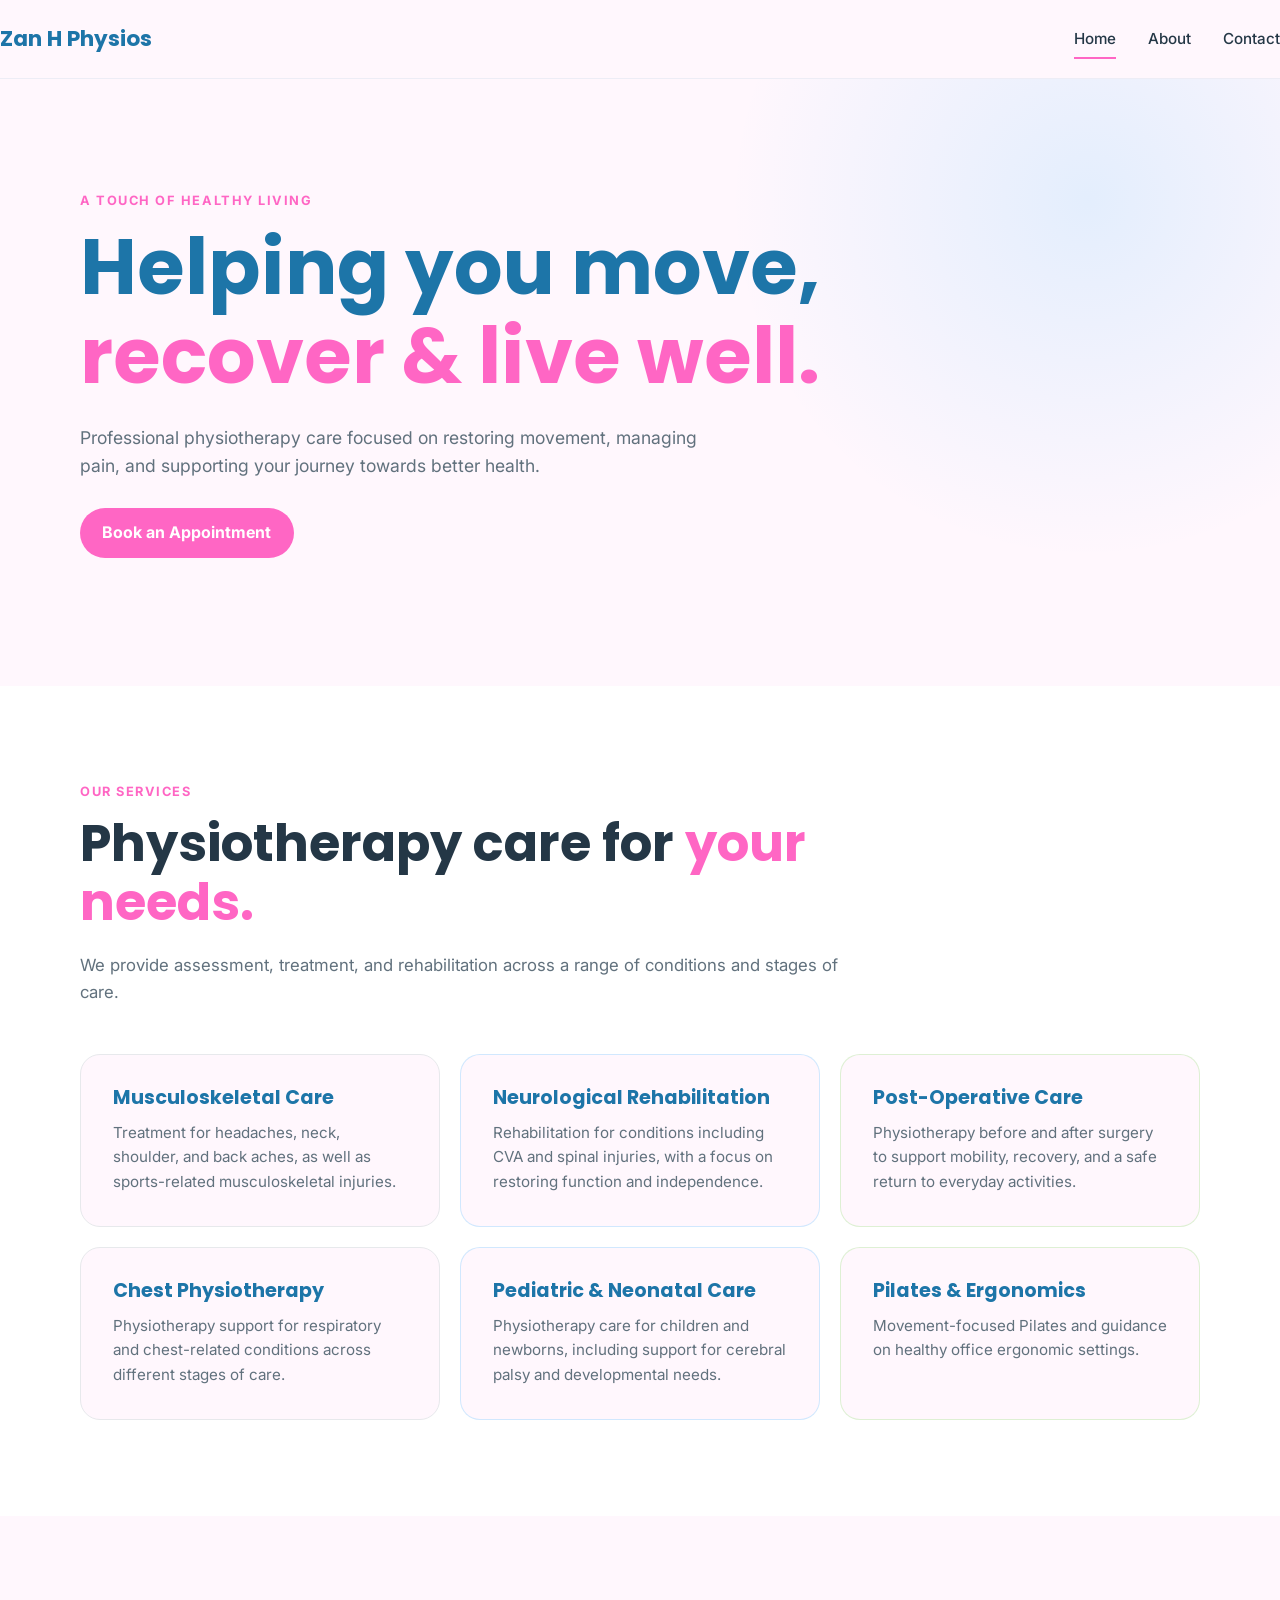
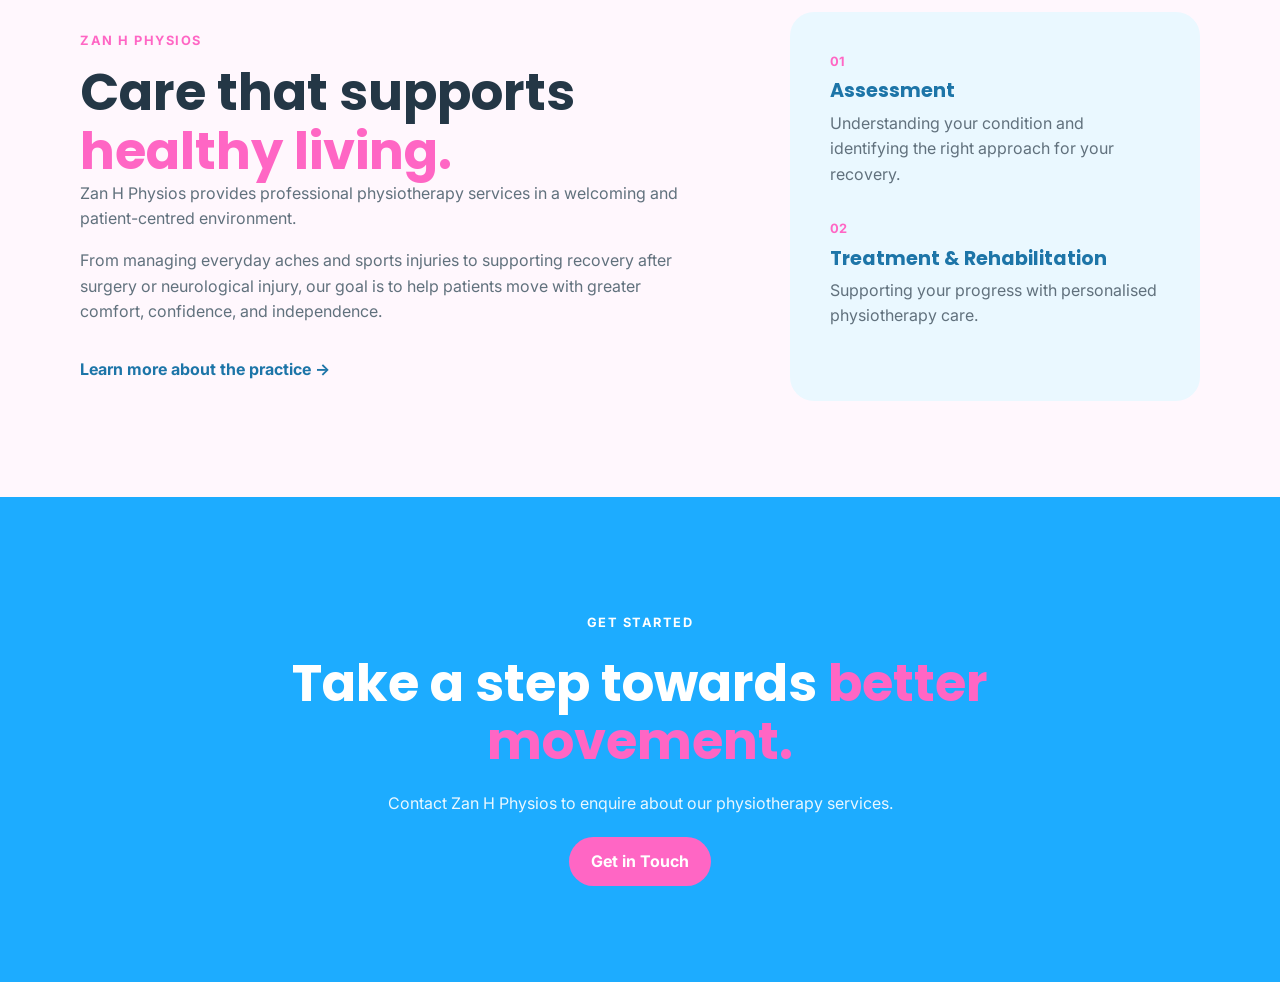
<file: index.html>
<!DOCTYPE html>
<html lang="en">
<head>
    <meta charset="UTF-8">
    <meta name="viewport" content="width=device-width, initial-scale=1.0">
    <title>Zan H Physios | Physiotherapy</title>

    <link rel="stylesheet" href="css/style.css"/>
</head>

<body>

    <header class="site-header">
        <nav class="navbar" aria-label="Main navigation">
            <a class="brand" href="index.html">
                Zan H Physios
            </a>

            <div class="nav-links">
                <a class="nav-link active" href="index.html">Home</a>
                <a class="nav-link" href="about.html">About</a>
                <a class="nav-link" href="contact.html">Contact</a>
            </div>
        </nav>
    </header>

    <main>

        <section id="hero" class="hero">
            <div class="container hero-content">
                <p class="eyebrow">A Touch of Healthy Living</p>

                <h1 class="hero-title">
                    Helping you move,
                    <span>recover &amp; live well.</span>
                </h1>

                <p class="hero-text">
                    Professional physiotherapy care focused on
                    restoring movement, managing pain, and supporting
                    your journey towards better health.
                </p>

                <a class="button button-primary" href="contact.html">
                    Book an Appointment
                </a>
            </div>
        </section>


        <section id="services" class="section services-section">
            <div class="container">

                <div class="section-heading">
                    <p class="eyebrow">Our Services</p>

                    <h2>
                        Physiotherapy care for
                        <span>your needs.</span>
                    </h2>

                    <p>
                        We provide assessment, treatment, and
                        rehabilitation across a range of conditions
                        and stages of care.
                    </p>
                </div>

                <div class="services-grid">

                    <article class="service-card">
                        <h3>Musculoskeletal Care</h3>
                        <p>
                            Treatment for headaches, neck, shoulder,
                            and back aches, as well as sports-related
                            musculoskeletal injuries.
                        </p>
                    </article>

                    <article class="service-card">
                        <h3>Neurological Rehabilitation</h3>
                        <p>
                            Rehabilitation for conditions including
                            CVA and spinal injuries, with a focus on
                            restoring function and independence.
                        </p>
                    </article>

                    <article class="service-card">
                        <h3>Post-Operative Care</h3>
                        <p>
                            Physiotherapy before and after surgery
                            to support mobility, recovery, and a safe
                            return to everyday activities.
                        </p>
                    </article>

                    <article class="service-card">
                        <h3>Chest Physiotherapy</h3>
                        <p>
                            Physiotherapy support for respiratory and
                            chest-related conditions across different
                            stages of care.
                        </p>
                    </article>

                    <article class="service-card">
                        <h3>Pediatric &amp; Neonatal Care</h3>
                        <p>
                            Physiotherapy care for children and
                            newborns, including support for cerebral
                            palsy and developmental needs.
                        </p>
                    </article>

                    <article class="service-card">
                        <h3>Pilates &amp; Ergonomics</h3>
                        <p>
                            Movement-focused Pilates and guidance on
                            healthy office ergonomic settings.
                        </p>
                    </article>

                </div>
            </div>
        </section>


        <section id="practice" class="section practice-section">
            <div class="container practice-content">

                <div class="practice-text">
                    <p class="eyebrow">Zan H Physios</p>

                    <h2>
                        Care that supports
                        <span>healthy living.</span>
                    </h2>

                    <p>
                        Zan H Physios provides professional
                        physiotherapy services in a welcoming and
                        patient-centred environment.
                    </p>

                    <p>
                        From managing everyday aches and sports
                        injuries to supporting recovery after surgery
                        or neurological injury, our goal is to help
                        patients move with greater comfort,
                        confidence, and independence.
                    </p>

                    <a class="text-link" href="about.html">
                        Learn more about the practice →
                    </a>
                </div>

                <div class="practice-highlight">
                    <span class="highlight-number">01</span>

                    <h3>Assessment</h3>

                    <p>
                        Understanding your condition and identifying
                        the right approach for your recovery.
                    </p>

                    <span class="highlight-number">02</span>

                    <h3>Treatment &amp; Rehabilitation</h3>

                    <p>
                        Supporting your progress with personalised
                        physiotherapy care.
                    </p>
                </div>

            </div>
        </section>


        <section id="cta" class="cta-section">
            <div class="container cta-content">

                <p class="eyebrow">Get Started</p>

                <h2>
                    Take a step towards
                    <span>better movement.</span>
                </h2>

                <p>
                    Contact Zan H Physios to enquire about our
                    physiotherapy services.
                </p>

                <a class="button button-primary" href="contact.html">
                    Get in Touch
                </a>

            </div>
        </section>

    </main>

</body>
</html>
</file>
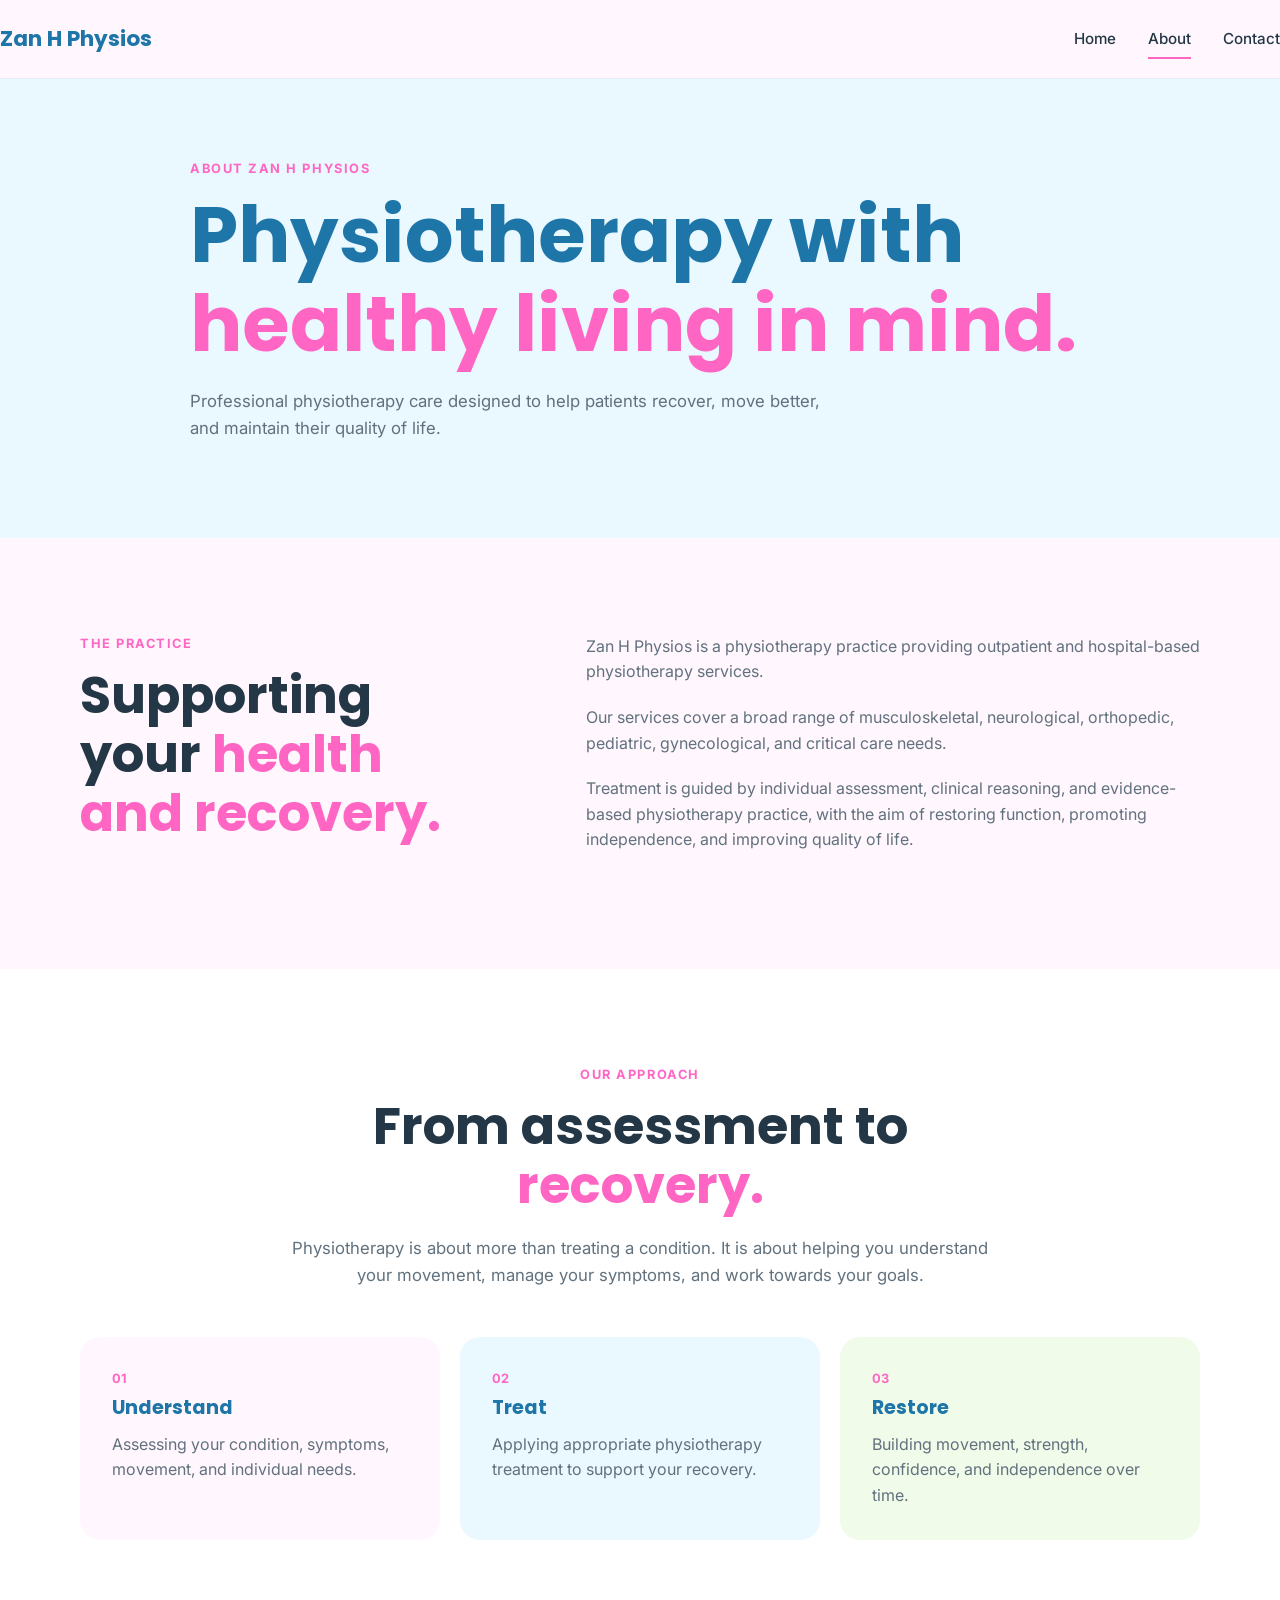
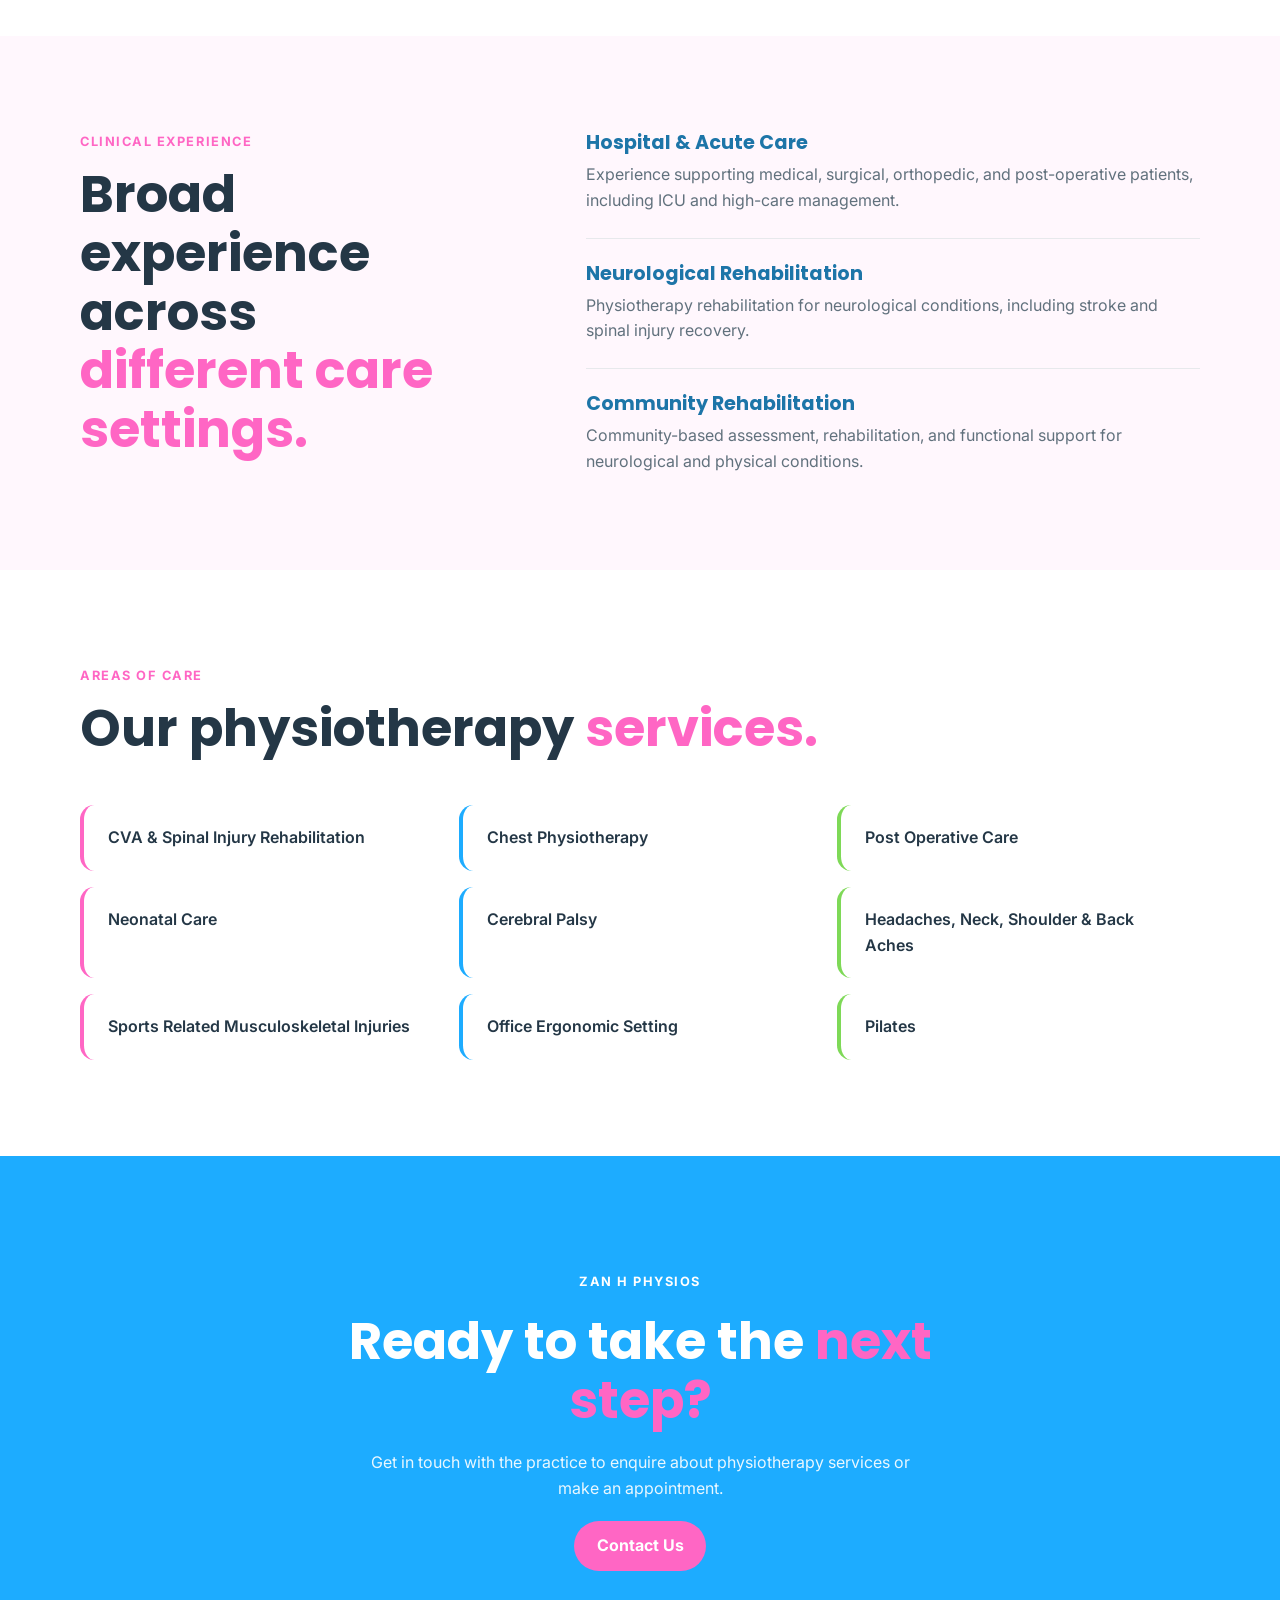
<file: about.html>
<!DOCTYPE html>
<html lang="en">
<head>
    <meta charset="UTF-8">
    <meta name="viewport" content="width=device-width, initial-scale=1.0">
    <title>About | Zan H Physios</title>

    <link rel="stylesheet" href="css/style.css"/>
</head>

<body>

    <header class="site-header">
        <nav class="navbar" aria-label="Main navigation">
            <a class="brand" href="index.html">
                Zan H Physios
            </a>

            <div class="nav-links">
                <a class="nav-link" href="index.html">Home</a>
                <a class="nav-link active" href="about.html">About</a>
                <a class="nav-link" href="contact.html">Contact</a>
            </div>
        </nav>
    </header>

    <main>

        <section class="page-hero">
            <div class="container page-hero-content">

                <p class="eyebrow">About Zan H Physios</p>

                <h1>
                    Physiotherapy with
                    <span>healthy living in mind.</span>
                </h1>

                <p>
                    Professional physiotherapy care designed to help
                    patients recover, move better, and maintain their
                    quality of life.
                </p>

            </div>
        </section>


        <section id="about-practice" class="section">
            <div class="container two-column">

                <div class="section-heading">
                    <p class="eyebrow">The Practice</p>

                    <h2>
                        Supporting your
                        <span>health and recovery.</span>
                    </h2>
                </div>

                <div class="content-text">
                    <p>
                        Zan H Physios is a physiotherapy practice
                        providing outpatient and hospital-based
                        physiotherapy services.
                    </p>

                    <p>
                        Our services cover a broad range of
                        musculoskeletal, neurological, orthopedic,
                        pediatric, gynecological, and critical care
                        needs.
                    </p>

                    <p>
                        Treatment is guided by individual assessment,
                        clinical reasoning, and evidence-based
                        physiotherapy practice, with the aim of
                        restoring function, promoting independence,
                        and improving quality of life.
                    </p>
                </div>

            </div>
        </section>


        <section id="approach" class="section approach-section">
            <div class="container">

                <div class="section-heading centered">
                    <p class="eyebrow">Our Approach</p>

                    <h2>
                        From assessment to
                        <span>recovery.</span>
                    </h2>

                    <p>
                        Physiotherapy is about more than treating a
                        condition. It is about helping you understand
                        your movement, manage your symptoms, and work
                        towards your goals.
                    </p>
                </div>

                <div class="approach-grid">

                    <article class="approach-card">
                        <span class="card-number">01</span>

                        <h3>Understand</h3>

                        <p>
                            Assessing your condition, symptoms,
                            movement, and individual needs.
                        </p>
                    </article>

                    <article class="approach-card">
                        <span class="card-number">02</span>

                        <h3>Treat</h3>

                        <p>
                            Applying appropriate physiotherapy
                            treatment to support your recovery.
                        </p>
                    </article>

                    <article class="approach-card">
                        <span class="card-number">03</span>

                        <h3>Restore</h3>

                        <p>
                            Building movement, strength, confidence,
                            and independence over time.
                        </p>
                    </article>

                </div>

            </div>
        </section>


        <section id="experience" class="section">
            <div class="container experience-content">

                <div>
                    <p class="eyebrow">Clinical Experience</p>

                    <h2>
                        Broad experience across
                        <span>different care settings.</span>
                    </h2>
                </div>

                <div class="experience-list">

                    <article class="experience-item">
                        <h3>Hospital &amp; Acute Care</h3>

                        <p>
                            Experience supporting medical, surgical,
                            orthopedic, and post-operative patients,
                            including ICU and high-care management.
                        </p>
                    </article>

                    <article class="experience-item">
                        <h3>Neurological Rehabilitation</h3>

                        <p>
                            Physiotherapy rehabilitation for
                            neurological conditions, including stroke
                            and spinal injury recovery.
                        </p>
                    </article>

                    <article class="experience-item">
                        <h3>Community Rehabilitation</h3>

                        <p>
                            Community-based assessment,
                            rehabilitation, and functional support
                            for neurological and physical conditions.
                        </p>
                    </article>

                </div>

            </div>
        </section>


        <section id="services-overview" class="section services-section">
            <div class="container">

                <div class="section-heading">
                    <p class="eyebrow">Areas of Care</p>

                    <h2>
                        Our physiotherapy
                        <span>services.</span>
                    </h2>
                </div>

                <ul class="services-list">
                    <li>CVA &amp; Spinal Injury Rehabilitation</li>
                    <li>Chest Physiotherapy</li>
                    <li>Post Operative Care</li>
                    <li>Neonatal Care</li>
                    <li>Cerebral Palsy</li>
                    <li>Headaches, Neck, Shoulder &amp; Back Aches</li>
                    <li>Sports Related Musculoskeletal Injuries</li>
                    <li>Office Ergonomic Setting</li>
                    <li>Pilates</li>
                </ul>

            </div>
        </section>


        <section class="cta-section">
            <div class="container cta-content">

                <p class="eyebrow">Zan H Physios</p>

                <h2>
                    Ready to take the
                    <span>next step?</span>
                </h2>

                <p>
                    Get in touch with the practice to enquire about
                    physiotherapy services or make an appointment.
                </p>

                <a class="button button-primary" href="contact.html">
                    Contact Us
                </a>

            </div>
        </section>

    </main>

</body>
</html>
</file>
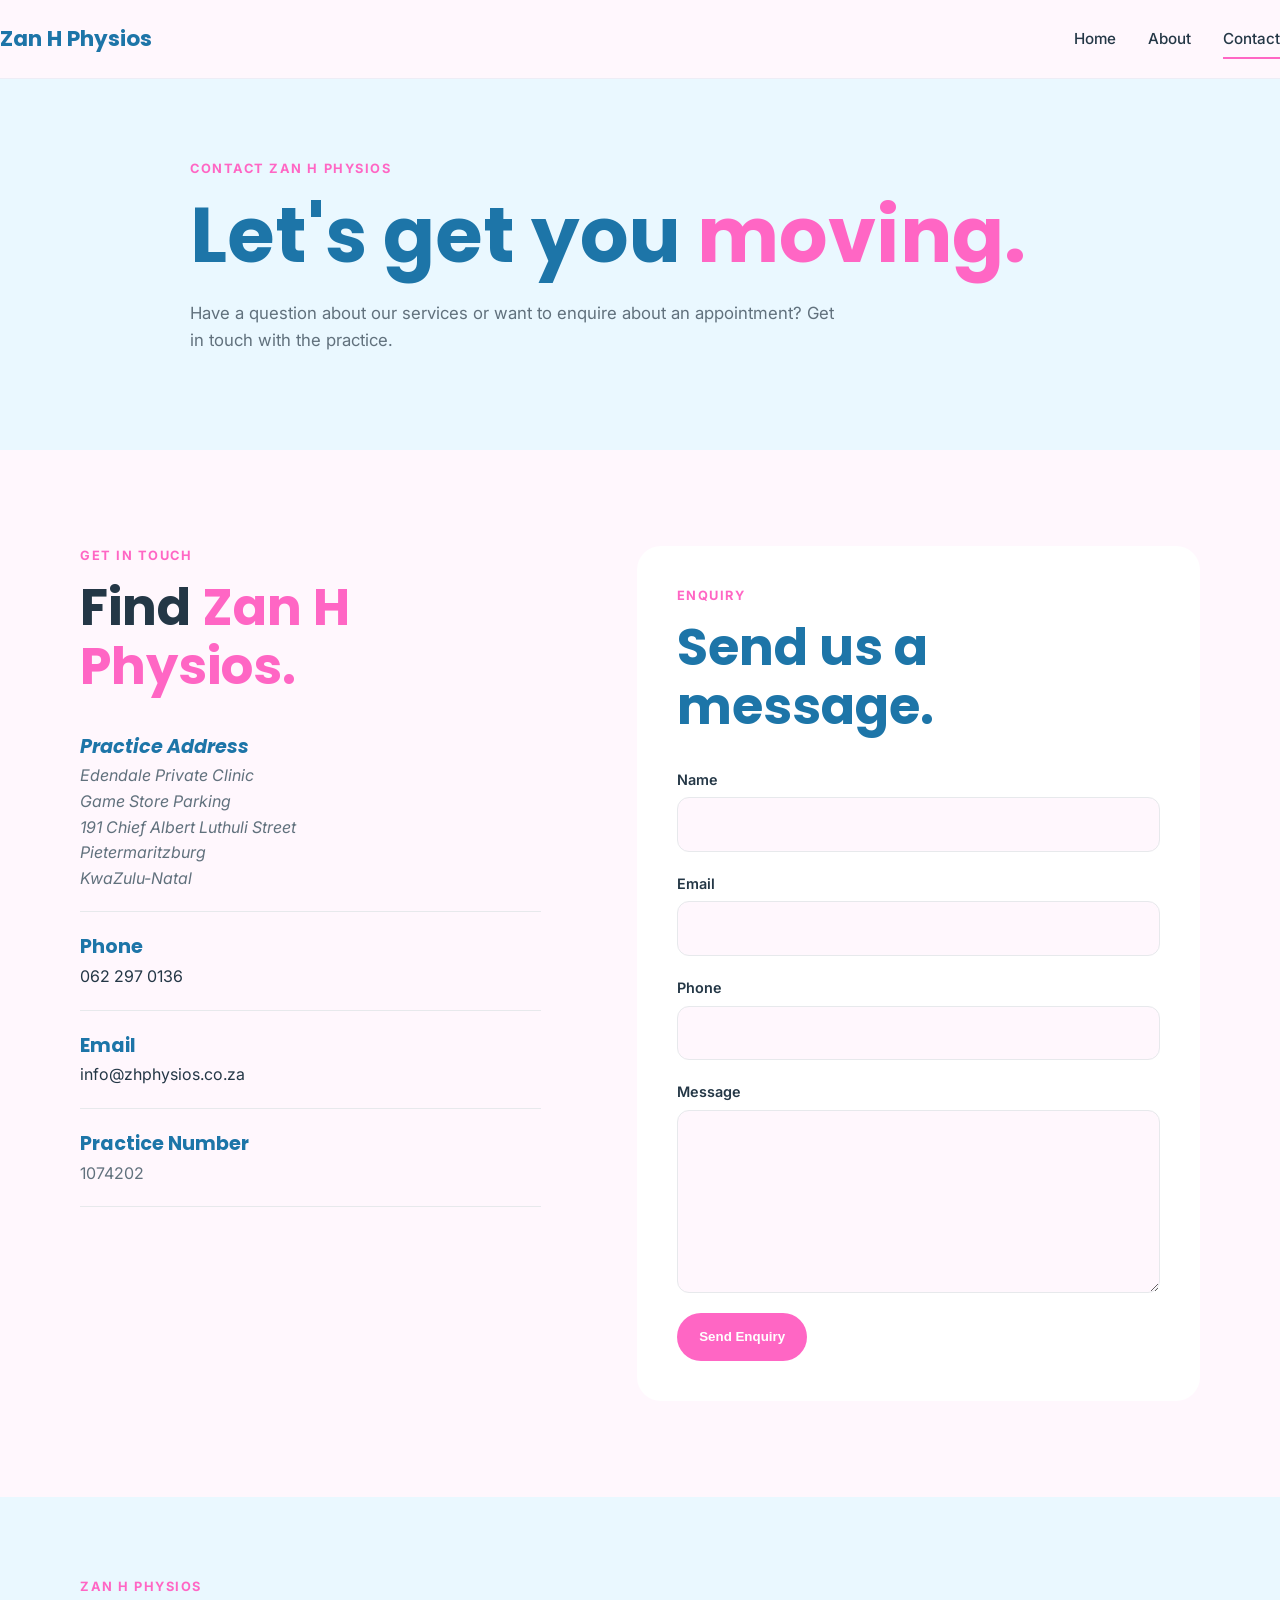
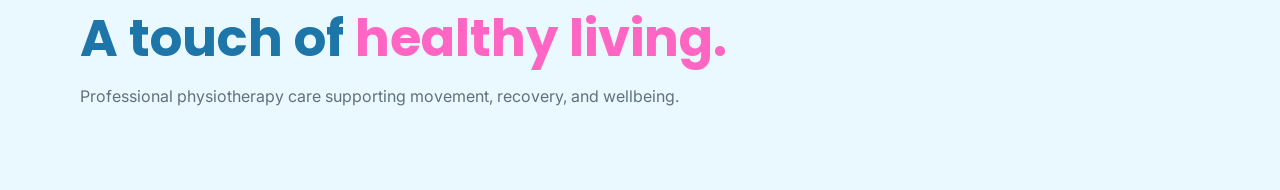
<file: contact.html>
<!DOCTYPE html>
<html lang="en">
<head>
    <meta charset="UTF-8">
    <meta name="viewport" content="width=device-width, initial-scale=1.0">
    <title>Contact | Zan H Physios</title>

    <link rel="stylesheet" href="css/style.css"/>
</head>

<body>

    <header class="site-header">
        <nav class="navbar" aria-label="Main navigation">
            <a class="brand" href="index.html">
                Zan H Physios
            </a>

            <div class="nav-links">
                <a class="nav-link" href="index.html">Home</a>
                <a class="nav-link" href="about.html">About</a>
                <a class="nav-link active" href="contact.html">Contact</a>
            </div>
        </nav>
    </header>

    <main>

        <section class="page-hero">
            <div class="container page-hero-content">

                <p class="eyebrow">Contact Zan H Physios</p>

                <h1>
                    Let's get you
                    <span>moving.</span>
                </h1>

                <p>
                    Have a question about our services or want to
                    enquire about an appointment? Get in touch with
                    the practice.
                </p>

            </div>
        </section>


        <section id="contact-details" class="section">
            <div class="container contact-grid">

                <div class="contact-information">

                    <div class="section-heading">
                        <p class="eyebrow">Get in Touch</p>

                        <h2>
                            Find
                            <span>Zan H Physios.</span>
                        </h2>
                    </div>

                    <address class="contact-item">
                        <h3>Practice Address</h3>

                        <p>
                            Edendale Private Clinic<br>
                            Game Store Parking<br>
                            191 Chief Albert Luthuli Street<br>
                            Pietermaritzburg<br>
                            KwaZulu-Natal
                        </p>
                    </address>

                    <div class="contact-item">
                        <h3>Phone</h3>

                        <p>
                            <a href="tel:+27622970136">
                                062 297 0136
                            </a>
                        </p>
                    </div>

                    <div class="contact-item">
                        <h3>Email</h3>

                        <p>
                            <a href="mailto:info@zhphysios.co.za">
                                info@zhphysios.co.za
                            </a>
                        </p>
                    </div>

                    <div class="contact-item">
                        <h3>Practice Number</h3>

                        <p>1074202</p>
                    </div>

                </div>


                <div class="contact-form-wrapper">

                    <div class="form-heading">
                        <p class="eyebrow">Enquiry</p>

                        <h2>Send us a message.</h2>
                    </div>

                    <form class="contact-form" action="#" method="post">

                        <div class="form-field">
                            <label for="name">Name</label>

                            <input
                                type="text"
                                id="name"
                                name="name"
                                autocomplete="name"
                                required
                            >
                        </div>

                        <div class="form-field">
                            <label for="email">Email</label>

                            <input
                                type="email"
                                id="email"
                                name="email"
                                autocomplete="email"
                                required
                            >
                        </div>

                        <div class="form-field">
                            <label for="phone">Phone</label>

                            <input
                                type="tel"
                                id="phone"
                                name="phone"
                                autocomplete="tel"
                            >
                        </div>

                        <div class="form-field">
                            <label for="message">Message</label>

                            <textarea
                                id="message"
                                name="message"
                                rows="6"
                                required
                            ></textarea>
                        </div>

                        <button
                            class="button button-primary"
                            type="submit"
                        >
                            Send Enquiry
                        </button>

                    </form>

                </div>

            </div>
        </section>


        <section id="contact-cta" class="contact-note">
            <div class="container">

                <p class="eyebrow">Zan H Physios</p>

                <h2>
                    A touch of
                    <span>healthy living.</span>
                </h2>

                <p>
                    Professional physiotherapy care supporting
                    movement, recovery, and wellbeing.
                </p>

            </div>
        </section>

    </main>

</body>
</html>
</file>
<file: css/style.css>
@import url('https://fonts.googleapis.com/css2?family=Inter:wght@400;500;600;700&family=Poppins:wght@500;600;700&display=swap');

:root {
    --blue: #1D75A8;
    --light-blue: #1DACFF;
    --green: #7ED957;
    --off-white: #FFF7FD;
    --pink: #FF66C4;
    --white: #FFFFFF;
    --text: #243746;
    --muted: #61717D;
    --border: #E7E9EC;
}

* {
    box-sizing: border-box;
}

html {
    scroll-behavior: smooth;
}

body {
    margin: 0;
    background: var(--off-white);
    color: var(--text);
    font-family: "Inter", sans-serif;
    line-height: 1.6;
}

h1,
h2,
h3 {
    margin: 0;
    font-family: "Poppins", sans-serif;
    line-height: 1.15;
}

h1 {
    font-size: clamp(2.75rem, 6vw, 5rem);
}

h2 {
    font-size: clamp(2rem, 4vw, 3.25rem);
}

h3 {
    font-size: 1.2rem;
}

p {
    margin: 0 0 1rem;
    color: var(--muted);
}

a {
    color: inherit;
}

.container {
    width: min(1120px, calc(100% - 3rem));
    margin: 0 auto;
}


/* =========================
   Header
   ========================= */

.site-header {
    background: var(--off-white);
    border-bottom: 1px solid rgba(29, 117, 168, 0.08);
}

.navbar {
    min-height: 78px;
    display: flex;
    align-items: center;
    justify-content: space-between;
    gap: 2rem;
}

.brand {
    color: var(--blue);
    font-family: "Poppins", sans-serif;
    font-size: 1.35rem;
    font-weight: 700;
    text-decoration: none;
}

.nav-links {
    display: flex;
    align-items: center;
    gap: 2rem;
}

.nav-link {
    position: relative;
    padding: 0.5rem 0;
    color: var(--text);
    font-size: 0.95rem;
    font-weight: 500;
    text-decoration: none;
}

.nav-link::after {
    position: absolute;
    right: 0;
    bottom: 0;
    left: 0;
    height: 2px;
    background: var(--pink);
    content: "";
    transform: scaleX(0);
    transform-origin: center;
    transition: transform 0.2s ease;
}

.nav-link:hover::after,
.nav-link.active::after {
    transform: scaleX(1);
}


/* =========================
   Shared
   ========================= */

.eyebrow {
    margin-bottom: 0.75rem;
    color: var(--pink);
    font-size: 0.8rem;
    font-weight: 700;
    letter-spacing: 0.12em;
    text-transform: uppercase;
}

.section {
    padding: 6rem 0;
}

.section-heading {
    max-width: 760px;
}

.section-heading h2 span,
.hero-title span,
.page-hero h1 span,
.practice-text h2 span,
.cta-content h2 span,
.experience-content h2 span,
.contact-information h2 span,
.contact-note h2 span {
    color: var(--pink);
}

.section-heading > p:last-child {
    margin-top: 1.25rem;
    font-size: 1.05rem;
}


/* =========================
   Buttons
   ========================= */

.button {
    display: inline-flex;
    align-items: center;
    justify-content: center;
    min-height: 48px;
    padding: 0.75rem 1.4rem;
    border-radius: 999px;
    font-weight: 700;
    text-decoration: none;
    transition:
        background-color 0.2s ease,
        color 0.2s ease,
        transform 0.2s ease;
}

.button:hover {
    transform: translateY(-2px);
}

.button-primary {
    border: 0;
    background: var(--pink);
    color: var(--white);
}

.button-primary:hover {
    background: var(--blue);
}

.text-link {
    display: inline-block;
    margin-top: 1rem;
    color: var(--blue);
    font-weight: 700;
    text-decoration: none;
}

.text-link:hover {
    color: var(--pink);
}


/* =========================
   Home - Hero
   ========================= */

.hero {
    padding: 7rem 0 8rem;
    background:
        radial-gradient(
            circle at 85% 20%,
            rgba(29, 172, 255, 0.12),
            transparent 30%
        ),
        var(--off-white);
}

.hero-content {
    max-width: 1120px;
}

.hero-title {
    max-width: 850px;
    color: var(--blue);
}

.hero-text {
    max-width: 620px;
    margin-top: 1.5rem;
    font-size: 1.1rem;
}

.hero .button {
    margin-top: 0.75rem;
}


/* =========================
   Services
   ========================= */

.services-section {
    background: var(--white);
}

.services-grid {
    display: grid;
    grid-template-columns: repeat(3, 1fr);
    gap: 1.25rem;
    margin-top: 3rem;
}

.service-card {
    padding: 2rem;
    border: 1px solid var(--border);
    border-radius: 1.25rem;
    background: var(--off-white);
}

.service-card:nth-child(2),
.service-card:nth-child(5) {
    border-color: rgba(29, 172, 255, 0.2);
}

.service-card:nth-child(3),
.service-card:nth-child(6) {
    border-color: rgba(126, 217, 87, 0.25);
}

.service-card h3 {
    margin-bottom: 0.75rem;
    color: var(--blue);
}

.service-card p {
    margin-bottom: 0;
    font-size: 0.95rem;
}


/* =========================
   Practice
   ========================= */

.practice-section {
    background: var(--off-white);
}

.practice-content {
    display: grid;
    grid-template-columns: 1.2fr 0.8fr;
    gap: 6rem;
    align-items: center;
}

.practice-text > p {
    max-width: 650px;
}

.practice-highlight {
    padding: 2.5rem;
    border-radius: 1.5rem;
    background: #EAF8FF;
}

.practice-highlight h3 {
    margin-bottom: 0.5rem;
    color: var(--blue);
}

.practice-highlight p {
    margin-bottom: 2rem;
}

.highlight-number,
.card-number {
    display: block;
    margin-bottom: 0.5rem;
    color: var(--pink);
    font-size: 0.8rem;
    font-weight: 700;
}


/* =========================
   CTA
   ========================= */

.cta-section {
    padding: 6rem 0;
    background: var(--light-blue);
}

.cta-content {
    text-align: center;
}

.cta-content .eyebrow {
    color: var(--white);
}

.cta-content h2 {
    max-width: 700px;
    margin: 0 auto;
    color: var(--white);
}

.cta-content p {
    max-width: 580px;
    margin: 1.25rem auto;
    color: rgba(255, 255, 255, 0.9);
}

.cta-content h2 span {
    color: var(--pink);
}


/* =========================
   Inner page hero
   ========================= */

.page-hero {
    padding: 5rem 0;
    background: #EAF8FF;
}

.page-hero-content {
    max-width: 900px;
}

.page-hero h1 {
    color: var(--blue);
}

.page-hero p:last-child {
    max-width: 650px;
    margin-top: 1.25rem;
    font-size: 1.05rem;
}


/* =========================
   About
   ========================= */

.two-column {
    display: grid;
    grid-template-columns: 0.8fr 1.2fr;
    gap: 6rem;
    align-items: start;
}

.content-text p {
    margin-bottom: 1.25rem;
}

.approach-section {
    background: var(--white);
}

.centered {
    max-width: 720px;
    margin: 0 auto;
    text-align: center;
}

.approach-grid {
    display: grid;
    grid-template-columns: repeat(3, 1fr);
    gap: 1.25rem;
    margin-top: 3rem;
}

.approach-card {
    padding: 2rem;
    border-radius: 1.25rem;
    background: var(--off-white);
}

.approach-card:nth-child(2) {
    background: #EAF8FF;
}

.approach-card:nth-child(3) {
    background: #F1FBEA;
}

.approach-card h3 {
    margin-bottom: 0.75rem;
    color: var(--blue);
}

.approach-card p {
    margin-bottom: 0;
}


/* =========================
   Experience
   ========================= */

.experience-content {
    display: grid;
    grid-template-columns: 0.8fr 1.2fr;
    gap: 6rem;
    align-items: start;
}

.experience-list {
    display: flex;
    flex-direction: column;
    gap: 1.5rem;
}

.experience-item {
    padding-bottom: 1.5rem;
    border-bottom: 1px solid var(--border);
}

.experience-item:last-child {
    padding-bottom: 0;
    border-bottom: 0;
}

.experience-item h3 {
    margin-bottom: 0.5rem;
    color: var(--blue);
}

.experience-item p {
    margin-bottom: 0;
}


/* =========================
   Services list
   ========================= */

.services-list {
    display: grid;
    grid-template-columns: repeat(3, 1fr);
    gap: 1rem;
    margin: 3rem 0 0;
    padding: 0;
    list-style: none;
}

.services-list li {
    padding: 1.25rem 1.5rem;
    border-radius: 0.9rem;
    border-left: 4px solid var(--pink);
    background: var(--white);
    font-weight: 600;
}

.services-list li:nth-child(3n + 2) {
    border-left-color: var(--light-blue);
}

.services-list li:nth-child(3n + 3) {
    border-left-color: var(--green);
}


/* =========================
   Contact
   ========================= */

.contact-grid {
    display: grid;
    grid-template-columns: 0.9fr 1.1fr;
    gap: 6rem;
    align-items: start;
}

.contact-information {
    display: flex;
    flex-direction: column;
    gap: 1.5rem;
}

.contact-information .section-heading {
    margin-bottom: 1rem;
}

.contact-item {
    padding-bottom: 1.25rem;
    border-bottom: 1px solid var(--border);
}

.contact-item h3 {
    margin-bottom: 0.35rem;
    color: var(--blue);
}

.contact-item p {
    margin-bottom: 0;
}

.contact-item a {
    color: var(--text);
    text-decoration: none;
}

.contact-item a:hover {
    color: var(--pink);
}

.contact-form-wrapper {
    padding: 2.5rem;
    border-radius: 1.5rem;
    background: var(--white);
}

.form-heading {
    margin-bottom: 2rem;
}

.form-heading h2 {
    color: var(--blue);
}

.contact-form {
    display: flex;
    flex-direction: column;
    gap: 1.25rem;
}

.form-field {
    display: flex;
    flex-direction: column;
    gap: 0.4rem;
}

.form-field label {
    font-size: 0.9rem;
    font-weight: 600;
}

.form-field input,
.form-field textarea {
    width: 100%;
    padding: 0.85rem 1rem;
    border: 1px solid var(--border);
    border-radius: 0.75rem;
    background: var(--off-white);
    color: var(--text);
    font: inherit;
}

.form-field input:focus,
.form-field textarea:focus {
    outline: 2px solid rgba(29, 172, 255, 0.35);
    border-color: var(--light-blue);
}

.form-field textarea {
    min-height: 150px;
    resize: vertical;
}

.contact-form .button {
    align-self: flex-start;
}

.contact-note {
    padding: 5rem 0;
    background: #EAF8FF;
}

.contact-note h2 {
    margin-bottom: 1rem;
    color: var(--blue);
}

.contact-note p:last-child {
    margin-bottom: 0;
}


/* =========================
   Responsive
   ========================= */

@media (max-width: 900px) {
    .services-grid,
    .approach-grid,
    .services-list {
        grid-template-columns: repeat(2, 1fr);
    }

    .practice-content,
    .two-column,
    .experience-content,
    .contact-grid {
        grid-template-columns: 1fr;
        gap: 3rem;
    }

    .practice-highlight {
        max-width: 650px;
    }
}

@media (max-width: 650px) {
    .container {
        width: min(100% - 2rem, 1120px);
    }

    .navbar {
        min-height: auto;
        padding: 1.25rem 0;
        align-items: flex-start;
        flex-direction: column;
    }

    .nav-links {
        width: 100%;
        justify-content: space-between;
        gap: 1rem;
    }

    .hero {
        padding: 5rem 0;
    }

    .section {
        padding: 4rem 0;
    }

    .page-hero {
        padding: 4rem 0;
    }

    .services-grid,
    .approach-grid,
    .services-list {
        grid-template-columns: 1fr;
    }

    .contact-form-wrapper {
        padding: 1.5rem;
    }

    .cta-section {
    background: #ffe6f4;
    padding: 5rem 0;
    text-align: center;
}

.cta-content {
    max-width: 700px;
    margin: 0 auto;
}

.cta-section .eyebrow {
    color: #d94a9f;
}

.cta-section h2 {
    color: #1d75a8;
}

.cta-section p {
    color: #4f5963;
    margin-bottom: 2rem;
}
}
</file>
